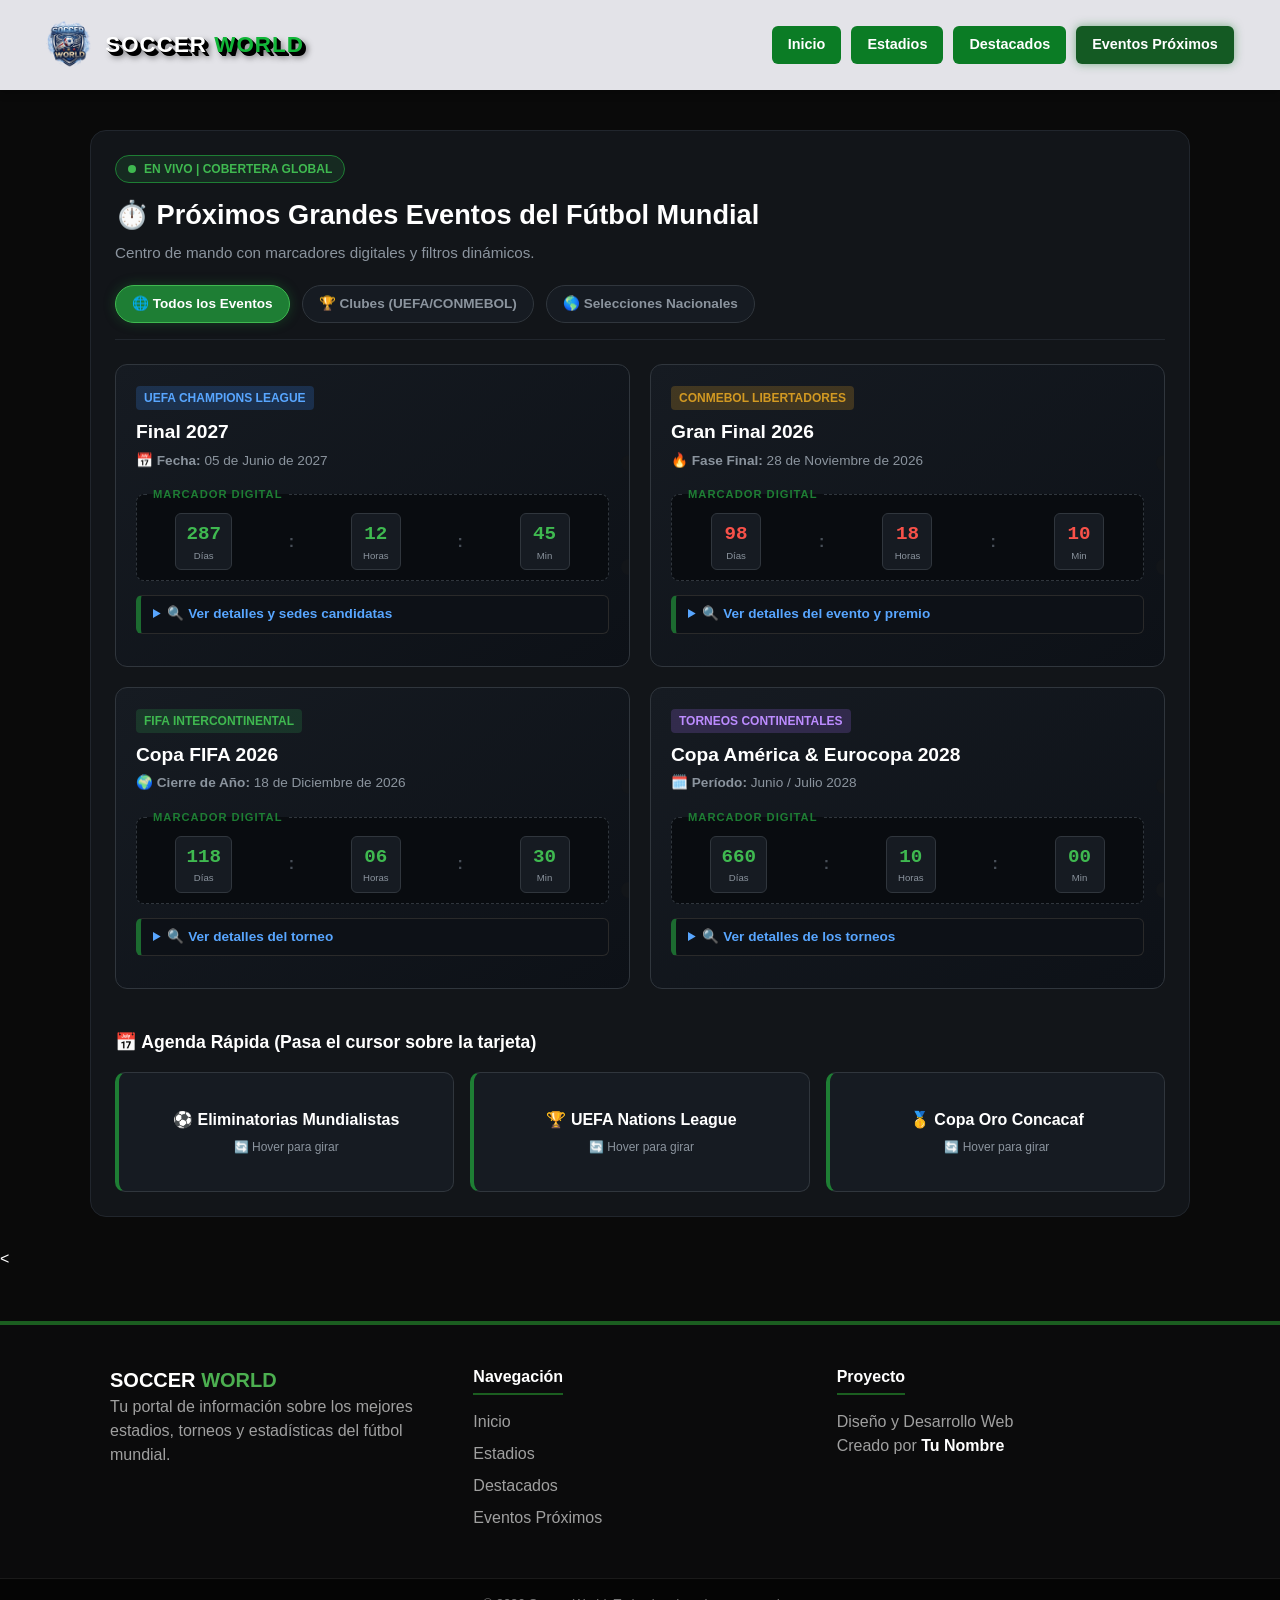
<file: eventos.html>
<!DOCTYPE html>
<html lang="es">
<head>
    <meta charset="UTF-8">
    <meta name="viewport" content="width=device-width, initial-scale=1.0">
    <title>Soccer World - Eventos Próximos</title>
    <link rel="icon" href="Imagenes/soccer_wordl.jfif-removebg-preview.png"> 
    <link rel="stylesheet" href="estilos.css">
</head>
<body>

    <header class="header">
        <div class="container">
            <a href="index.html" class="brand-logo">
               <img src="soccer_wordl.jfif-removebg-preview.png" alt="imglogo" width="45">
               <h1 class="titulo-pagina">SOCCER <span>WORLD</span></h1>
            </a>
            <nav class="navbar">
                <a href="index.html">Inicio</a>
                <a href="Estadios.html">Estadios</a>
                <a href="destacados.html">Destacados</a>
                <a href="eventos.html" class="active">Eventos Próximos</a>
            </nav>
        </div>
    </header>

    <main class="main-content">
        <section id="eventos" class="eventos-container">
            
            <header class="eventos-header">
                <div class="live-pill">
                    <span class="pulse-dot"></span> EN VIVO | COBERTERA GLOBAL
                </div>
                <h2>⏱️ Próximos Grandes Eventos del Fútbol Mundial</h2>
                <p>Centro de mando con marcadores digitales y filtros dinámicos.</p>
            </header>

            <!-- SISTEMA DE FILTROS INTERACTIVOS SIN JAVASCRIPT -->
            <div class="filtro-wrapper">
                <input type="radio" id="cat-todos" name="categoria" checked>
                <input type="radio" id="cat-clubes" name="categoria">
                <input type="radio" id="cat-selecciones" name="categoria">

                <div class="botones-filtro">
                    <label for="cat-todos" class="btn-filtro">🌐 Todos los Eventos</label>
                    <label for="cat-clubes" class="btn-filtro">🏆 Clubes (UEFA/CONMEBOL)</label>
                    <label for="cat-selecciones" class="btn-filtro">🌎 Selecciones Nacionales</label>
                </div>

                <!-- CONTENEDOR DE TARJETAS TICKET 3D -->
                <div class="grid-eventos">

                    <!-- EVENTO 1: CHAMPIONS LEAGUE -->
                    <article class="ticket-card cat-clubes">
                        <div class="ticket-glow"></div>
                        <div class="notch top"></div>
                        <div class="notch bottom"></div>
                        
                        <header class="ticket-header">
                            <span class="badge-torneo uefa">UEFA Champions League</span>
                            <h3>Final 2027</h3>
                            <p class="evento-meta">
                                📅 <strong>Fecha:</strong> <time datetime="2027-06-05">05 de Junio de 2027</time>
                            </p>
                        </header>

                        <fieldset class="countdown-box">
                            <legend>MARCADOR DIGITAL</legend>
                            <div class="timer">
                                <mark><strong>287</strong> <span>Días</span></mark>
                                <span class="colon">:</span>
                                <mark><strong>12</strong> <span>Horas</span></mark>
                                <span class="colon">:</span>
                                <mark><strong>45</strong> <span>Min</span></mark>
                            </div>
                        </fieldset>

                        <details class="evento-detalles">
                            <summary>🔍 Ver detalles y sedes candidatas</summary>
                            <ul>
                                <li><strong>Sedes:</strong> Estadio Metropolitano / Allianz Arena</li>
                                <li><strong>Fase:</strong> Gran Final Torneo 2026-2027</li>
                                <li><strong>Audiencia Estimada:</strong> 450M de espectadores.</li>
                            </ul>
                        </details>
                    </article>

                    <!-- EVENTO 2: LIBERTADORES -->
                    <article class="ticket-card cat-clubes">
                        <div class="ticket-glow"></div>
                        <div class="notch top"></div>
                        <div class="notch bottom"></div>

                        <header class="ticket-header">
                            <span class="badge-torneo conmebol">CONMEBOL Libertadores</span>
                            <h3>Gran Final 2026</h3>
                            <p class="evento-meta">
                                🔥 <strong>Fase Final:</strong> <time datetime="2026-11-28">28 de Noviembre de 2026</time>
                            </p>
                        </header>

                        <fieldset class="countdown-box">
                            <legend>MARCADOR DIGITAL</legend>
                            <div class="timer">
                                <mark class="fire"><strong>98</strong> <span>Días</span></mark>
                                <span class="colon">:</span>
                                <mark class="fire"><strong>18</strong> <span>Horas</span></mark>
                                <span class="colon">:</span>
                                <mark class="fire"><strong>10</strong> <span>Min</span></mark>
                            </div>
                        </fieldset>

                        <details class="evento-detalles">
                            <summary>🔍 Ver detalles del evento y premio</summary>
                            <ul>
                                <li><strong>Sede:</strong> Sede Única Neutra</li>
                                <li><strong>Premio:</strong> Clasificación a la Copa Intercontinental FIFA.</li>
                            </ul>
                        </details>
                    </article>

                    <!-- EVENTO 3: INTERCONTINENTAL -->
                    <article class="ticket-card cat-clubes">
                        <div class="ticket-glow"></div>
                        <div class="notch top"></div>
                        <div class="notch bottom"></div>

                        <header class="ticket-header">
                            <span class="badge-torneo fifa">FIFA Intercontinental</span>
                            <h3>Copa FIFA 2026</h3>
                            <p class="evento-meta">
                                🌍 <strong>Cierre de Año:</strong> <time datetime="2026-12-18">18 de Diciembre de 2026</time>
                            </p>
                        </header>

                        <fieldset class="countdown-box">
                            <legend>MARCADOR DIGITAL</legend>
                            <div class="timer">
                                <mark><strong>118</strong> <span>Días</span></mark>
                                <span class="colon">:</span>
                                <mark><strong>06</strong> <span>Horas</span></mark>
                                <span class="colon">:</span>
                                <mark><strong>30</strong> <span>Min</span></mark>
                            </div>
                        </fieldset>

                        <details class="evento-detalles">
                            <summary>🔍 Ver detalles del torneo</summary>
                            <ul>
                                <li><strong>Participantes:</strong> Campeones de las 6 confederaciones.</li>
                                <li><strong>Formato:</strong> Eliminación directa.</li>
                            </ul>
                        </details>
                    </article>

                    <!-- EVENTO 4: TORNEOS CONTINENTALES -->
                    <article class="ticket-card cat-selecciones">
                        <div class="ticket-glow"></div>
                        <div class="notch top"></div>
                        <div class="notch bottom"></div>

                        <header class="ticket-header">
                            <span class="badge-torneo selecciones">Torneos Continentales</span>
                            <h3>Copa América & Eurocopa 2028</h3>
                            <p class="evento-meta">
                                🗓️ <strong>Período:</strong> <time datetime="2028-06-15">Junio / Julio 2028</time>
                            </p>
                        </header>

                        <fieldset class="countdown-box">
                            <legend>MARCADOR DIGITAL</legend>
                            <div class="timer">
                                <mark><strong>660</strong> <span>Días</span></mark>
                                <span class="colon">:</span>
                                <mark><strong>10</strong> <span>Horas</span></mark>
                                <span class="colon">:</span>
                                <mark><strong>00</strong> <span>Min</span></mark>
                            </div>
                        </fieldset>

                        <details class="evento-detalles">
                            <summary>🔍 Ver detalles de los torneos</summary>
                            <ul>
                                <li><strong>Eurocopa 2028:</strong> Reino Unido e Irlanda.</li>
                                <li><strong>Copa América 2028:</strong> Sede por definir CONMEBOL.</li>
                            </ul>
                        </details>
                    </article>

                </div>
            </div>

            <!-- TARJETAS FLIP CARDS 3D -->
            <aside class="agenda-3d-section">
                <h3>📅 Agenda Rápida (Pasa el cursor sobre la tarjeta)</h3>
                <div class="flip-grid">
                    
                    <div class="flip-card">
                        <div class="flip-card-inner">
                            <div class="flip-card-front">
                                <h4>⚽ Eliminatorias Mundialistas</h4>
                                <span class="flip-hint">🔄 Hover para girar</span>
                            </div>
                            <div class="flip-card-back">
                                <h5>Fechas FIFA 2026-2027</h5>
                                <p>Sigue la clasificación directa en CONMEBOL, UEFA y CONCACAF.</p>
                            </div>
                        </div>
                    </div>

                    <div class="flip-card">
                        <div class="flip-card-inner">
                            <div class="flip-card-front">
                                <h4>🏆 UEFA Nations League</h4>
                                <span class="flip-hint">🔄 Hover para girar</span>
                            </div>
                            <div class="flip-card-back">
                                <h5>Finals - Junio 2027</h5>
                                <p>Los 4 mejores equipos disputarán el título europeo.</p>
                            </div>
                        </div>
                    </div>

                    <div class="flip-card">
                        <div class="flip-card-inner">
                            <div class="flip-card-front">
                                <h4>🥇 Copa Oro Concacaf</h4>
                                <span class="flip-hint">🔄 Hover para girar</span>
                            </div>
                            <div class="flip-card-back">
                                <h5>Junio - Julio 2027</h5>
                                <p>El torneo de selecciones de Norte y Centroamérica.</p>
                            </div>
                        </div>
                    </div>

                </div>
            </aside>

        </section>
    </main>

    < <footer class="pie-pagina">
        <div class="contenido-footer">
        <!-- Columna 1: Marca y descripción -->
           <div class="columna-footer">
              <h3 class="logo-footer">SOCCER <span>WORLD</span></h3>
               <p>Tu portal de información sobre los mejores estadios, torneos y estadísticas del fútbol mundial.</p>
            </div>

        <!-- Columna 2: Enlaces rápidos -->
        <div class="columna-footer">
            <h4>Navegación</h4>
            <ul>
                <li><a href="index.html">Inicio</a></li>
                <li><a href="Estadios.html">Estadios</a></li>
                <li><a href="#destacados">Destacados</a></li>
                <li><a href="#eventos">Eventos Próximos</a></li>
            </ul>
        </div>

        <!-- Columna 3: Información de contacto / Créditos -->
             <div class="columna-footer">
             <h4>Proyecto</h4>
             <p>Diseño y Desarrollo Web</p>
             <p class="autor">Creado por <strong>Tu Nombre</strong></p>
            </div>
       </div>

    <!-- Barra inferior de copyright -->
       <div class="copyright-footer">
         <p>&copy; 2026 Soccer World. Todos los derechos reservados.</p>
       </div>
    </footer>



</body>
</html>
</file>
<file: estilos.css>
body {
    padding-top: 100px;
}
.header {
    position: fixed;
    top: 0;
    left: 0;
    width: 100%;
    background-color: #f1f1f6f1; /* Color de fondo de la barra principal */
    padding: 10px 15px;
    z-index: 1000; /* Asegura que la barra siempre quede encima del contenido */
    box-shadow: 0 2px 9px rgba(0, 0, 0, 0.3);
}

/* 2. Alinear el logo, título y la botonera en una sola línea */
.header div {
    display: flex;
    align-items: center;
    justify-content: space-between;
}

/* 3. Estilos del contenedor de los botones */
.navbar {
    display: flex;
    gap: 10px; /* Espacio uniforme entre botón y botón */
}

/* 4. Estilos de cada botón (cuadrados con bordes redondeados) */
.navbar a {
    color: #ffffff;
    background-color:  #b80101; /* Color verde para los botones */
    padding: 10px 18px;
    text-decoration: none;
    font-weight: bold;
    border-radius: 8px; /* Bordes redondeados */
    transition: background-color 0.3s ease, transform 0.2s ease;
    cursor: pointer;

}

/* 5. Efecto cuando pasas el cursor sobre el botón */
.navbar a:hover {
    background-color: #ec0606; /* Cambia a un verde más claro */
    transform: translateY(-2px); /* Pequeño levante visual al pasar el mouse */
/* Base común para los 3 títulos */
.caja2, 
.cajabundes, 
.titulositalia {
  background: linear-gradient(90deg, #111112 0%, #1a1a1c 100%);
  color: #ffffff;
  font-family: 'Arial Black', Impact, sans-serif;
  font-size: 18px;
  text-transform: uppercase;
  letter-spacing: 1px;
  padding: 12px 20px;
  margin: 30px 0 15px 0;
  border-radius: 6px;
  box-shadow: 0 4px 10px rgba(0, 0, 0, 0.3);
  
  /* Transición fluida para el efecto de movimiento */
  transition: transform 0.25s ease, border-color 0.25s ease;
}

/* Efecto interactivo al pasar el ratón */
.caja2:hover, 
.cajabundes:hover, 
.titulositalia:hover {
  transform: translateX(6px); /* Se desplaza ligeramente a la derecha */
}

/* 1. Estilo para la Liga Española (Borde Rojo/Dorado) */
.caja2 {
  border-left: 6px solid #d32f2f;
}
.caja2:hover {
  border-left-color: #fbc02d;
}

/* 2. Estilo para la Bundesliga (Borde Dorado/Rojo) */
.cajabundes {
  border-left: 6px solid #fbc02d;
}
.cajabundes:hover {
  border-left-color: #d32f2f;
}

/* 3. Estilo para la Serie A Italia (Borde Verde Deportivo) */
.titulositalia {
  border-left: 6px solid #1b5e20;
}
.titulositalia:hover {
  border-left-color: #4caf50;
}
}

      /* Contenedor principal de la plantilla */
      .plantilla-container {
      max-width: 700px;
      font-family: Arial, sans-serif;
      color: #333;
      margin: 90px  auto;
      padding: 10px;
    }

    /* Título de la posición */
    .titulo-posicion {
      font-size: 1.2rem;
      font-weight: bold;
      border-bottom: 1px solid #ccc;
      padding-bottom: 5px;
      margin-top: 25px;
      margin-bottom: 15px;
    }

    /* Grilla de 2 columnas para las tarjetas */
    .grid-jugadores {
      display: grid;
      grid-template-columns: repeat(2, 1fr);
      gap: 15px 25px;
    }

    /* Tarjeta individual del jugador */
    .tarjeta-jugador {
      display: flex;
      align-items: center;
      gap: 12px;
    }

    /* Foto del jugador */
    .foto-jugador {
      width: 50px;
      height: 50px;
      border-radius: 50%;
      object-fit: cover;
      background-color: #f0f0f0;
      border: 1px solid #e0e0e0;
    }

    /* Información básica del jugador */
    .info-jugador {
      display: flex;
      flex-direction: column;
      flex-grow: 1;
    }

    .nombre-dorsal {
      display: flex;
      justify-content: space-between;
      align-items: center;
    }

    .nombre {
      font-weight: bold;
      color: #0056b3;
      font-size: 0.95rem;
      text-decoration: none;
    }

    .nombre:hover {
      text-decoration: underline;
    }

    .dorsal {
      font-weight: bold;
      color: #333;
      font-size: 0.95rem;
      margin-left: 5px;
    }

    .posicion {
      font-size: 0.8rem;
      color: #666;
      margin-top: 2px;
    }
 /*ESTILOS COMPLETOS PARA LA PAGINA DE ESTADIOS*/

.tablaespaña, .estadiosgermany, .estadiositaly {
  border-collapse: separate;
  border-spacing: 0;
  border-radius: 8px 8px 0 0;
  overflow: hidden;
  box-shadow: 0 4px 12px rgba(0, 0, 0, 0.1);
  /* Centrado uniforme para todas las celdas y encabezados de las tablas */
.tablaespaña th,
.estadiosgermany th,
.estadiositaly th,
.tablaespaña td,
.estadiosgermany td,
.estadiositaly td {
  text-align: center;      /* Centra horizontalmente el texto y números */
  vertical-align: middle; /* Centra verticalmente respecto a las imágenes */
}
.tablainglaterra { 
    width: 105%;
    border-collapse: collapse;
}
.tablainglaterra
.tablainglaterra tr,
.tablainglaterra th,
.tablainglaterra td{
    border: 1PX solid black;
   border-collapse: collapse; 
   padding: 0,5 rem;
}


/* Alineación opcional a la izquierda para los nombres de estadios si los prefieres alineados */
.tablaespaña td:nth-child(3),
.estadiosgermany td:nth-child(3),
.estadiositaly td:nth-child(3) {
  text-align: left;
}
}

    
/* 1. Estilizado general para todas las tablas de estadios */
.tablaespaña,
.estadiosgermany,
.estadiositaly {
  width: 100%;
  border-collapse: separate;
  border-spacing: 0;
  margin-top: 15px;
  margin-bottom: 30px;
  border-radius: 10px;
  overflow: hidden;
  box-shadow: 0 4px 12px rgba(0, 0, 0, 0.08);
  background-color: #ffffff;
}

/* 2. Encabezado elegante con estilo deportivo */
.tablaespaña th,
.estadiosgermany th,
.estadiositaly th {
  background-color: #0f922d;
  color: #ede4e4;
  padding: 14px 16px;
  font-weight: 600;
  text-transform: uppercase;
  font-size: 0.85rem;
  letter-spacing: 0.8px;
  border: none;
}

/* 3. Celdas limpias sin bordes toscos */
.tablaespaña td,
.estadiosgermany td,
.estadiositaly td {
  padding: 12px 16px;
  color: #333333;
  border-bottom: 1px solid #f0f0f0;
  vertical-align: middle;
}

/* 4. Efecto dinámico al pasar el cursor (Hover) */
.tablaespaña tr:hover,
.estadiosgermany tr:hover,
.estadiositaly tr:hover {
  background-color: #f4fbf7;
  transition: background-color 0.2s ease;
}

/* 5. Ajuste perfecto para las fotos dentro de la tabla */
.tablaespaña img,
.estadiosgermany img,
.estadiositaly img {
  width: 100px;
  height: 65px;
  object-fit: cover;
  border-radius: 6px;
}
/* Cambia el estilo de la caja de título "Estadios" */
.cajatitulo {
  background-color: #099913; /* Mismo verde oscuro de la tabla */
  color: #ffffff;            /* Texto en blanco para buen contraste */
  border: none;              /* Quita bordes fluorescentes */
  padding: 8px 18px;
  border-radius: 6px;
  font-weight: bold;

}
/* Tarjeta contenedora con la paleta de tu página */
.tarjeta-explorador {
  background-color: #111112;
  color: #ffffff;
  padding: 22px;
  margin: 30px auto;
  max-width: 650px;
  border-radius: 8px;
  border-left: 5px solid #1b5e20; /* Mismo verde de tus tablas */
  box-shadow: 0 4px 10px rgba(0,0,0,0.3);
}

.tarjeta-explorador h3 {
  margin-top: 0;
  color: #ffffff;
}

/* Alineación del formulario */
.grupo-control {
  display: flex;
  gap: 12px;
  margin-top: 15px;
}

/* Menú desplegable oscuro */
.select-estilizado {
  flex: 1;
  padding: 10px;
  border: 1px solid #1b5e20;
  border-radius: 6px;
  background-color: #1a1a1a;
  color: #ffffff;
  font-size: 14px;
  outline: none;
  cursor:pointer;
}

/* Botón con el verde de la tabla */
.btn-ir {
  background-color: #1b5e20;
  color: #ffffff;
  border: none;
  padding: 10px 20px;
  border-radius: 6px;
  font-weight: bold;
  cursor: pointer;
}

.btn-ir:hover {
  background-color: #2e7d32;
}
/* Alineación de logo y título */
.brand-logo {
  display: flex;
  align-items: center;
  gap: 12px;
  text-decoration: none;
}

/* Título con relieve y sombra 3D negra */
.titulo-pagina {
  font-family: 'Arial Black', Impact, sans-serif;
  font-size: 22px;
  font-weight: 900;
  margin: 0;
  margin-left: 2px; /* Ajusta qué tan pegado queda al logo */
  text-transform: uppercase;
  letter-spacing: 1px;
  color: #ffffff;    /* Color frontal del texto */

  /* Efecto 3D en capas utilizando sombras negras */
  text-shadow: 
    1px 1px 0px #000,
    2px 2px 0px #000,
    3px 3px 0px #000,
    4px 4px 0px #000,
    5px 5px 6px rgba(0, 0, 0, 0.7);
}

/* Color en relieve para la palabra WORLD */
.titulo-pagina span {
  color: #4caf50;    /* Verde deportivo de tus tablas */
}
/* Base común para los 3 títulos */
.caja2, 
.cajabundes, 
.titulositalia {
  background: linear-gradient(90deg, #111112 0%, #1a1a1c 100%);
  color: #ffffff;
  font-family: 'Arial Black', Impact, sans-serif;
  font-size: 18px;
  text-transform: uppercase;
  letter-spacing: 1px;
  padding: 12px 20px;
  margin: 30px 0 15px 0;
  border-radius: 6px;
  box-shadow: 0 4px 10px rgba(0, 0, 0, 0.3);
  
  /* Transición fluida para el efecto de movimiento */
  transition: transform 0.25s ease, border-color 0.25s ease;
}

/* Efecto interactivo al pasar el ratón */
.caja2:hover, 
.cajabundes:hover, 
.titulositalia:hover {
  transform: translateX(6px); /* Se desplaza ligeramente a la derecha */
}

/* 1. Estilo para la Liga Española (Borde Rojo/Dorado) */
.caja2 {
  border-left: 6px solid #d32f2f;
}
.caja2:hover {
  border-left-color: #fbc02d;
}

/* 2. Estilo para la Bundesliga (Borde Dorado/Rojo) */
.cajabundes {
  border-left: 6px solid #fbc02d;
}
.cajabundes:hover {
  border-left-color: #d32f2f;
}

/* 3. Estilo para la Serie A Italia (Borde Verde Deportivo) */
.titulositalia {
  border-left: 6px solid #1b5e20;
}
.titulositalia:hover {
  border-left-color: #4caf50;
}
/* Contenedor principal del pie de página */
.pie-pagina {
  background-color: #0b0b0c;
  color: #a0a0a0;
  margin-top: 50px;
  border-top: 4px solid #1b5e20; /* Borde verde césped */
  font-family: Arial, sans-serif;
}

/* Disposición en columnas flexibles */
.contenido-footer {
  max-width: 1100px;
  margin: 0 auto;
  padding: 40px 20px;
  display: flex;
  justify-content: space-between;
  gap: 30px;
  flex-wrap: wrap;
}

.columna-footer {
  flex: 1;
  min-width: 220px;
}

/* Título de la marca */
.logo-footer {
  color: #ffffff;
  font-family: 'Arial Black', Impact, sans-serif;
  font-size: 20px;
  margin-top: 0;
}

.logo-footer span {
  color: #4caf50;
}

/* Títulos de sección */
.columna-footer h4 {
  color: #ffffff;
  font-size: 16px;
  margin-top: 0;
  margin-bottom: 15px;
  border-bottom: 2px solid #1b5e20;
  display: inline-block;
  padding-bottom: 4px;
}

/* Lista de enlaces */
.columna-footer ul {
  list-style: none;
  padding: 0;
  margin: 0;
}

.columna-footer ul li {
  margin-bottom: 8px;
}

.columna-footer a {
  color: #a0a0a0;
  text-decoration: none;
  transition: color 0.2s, padding-left 0.2s;
}

.columna-footer a:hover {
  color: #4caf50;
  padding-left: 4px; /* Efecto de desplazamiento suave */
}

/* Texto de autoría */
.columna-footer .autor strong {
  color: #ffffff;
}

/* Línea de copyright */
.copyright-footer {
  background-color: #050505;
  text-align: center;
  padding: 15px 20px;
  font-size: 13px;
  border-top: 1px solid #1a1a1a;
  color: #777777;
}

.copyright-footer p {
  margin: 0;
}

/* ==========================================================================
   ESTILOS GENERALES Y SECCIÓN INICIO
   ========================================================================== */

/* Contenedor principal de la página de inicio */
#inicio {
  max-width: 1200px;
  margin: 0 auto;
  padding: 30px 20px;
  color: #e0e6ed;
  font-family: 'Segoe UI', Tahoma, Geneva, Verdana, sans-serif;
  background-color: #0d0f12;
}

/* Título Principal */
#inicio h1 {
  font-family: 'Impact', 'Arial Black', sans-serif;
  font-size: 2.5rem;
  text-align: center;
  color: #ffffff;
  text-transform: uppercase;
  letter-spacing: 2px;
  margin-bottom: 35px;
  position: relative;
  text-shadow: 0 2px 10px rgba(0, 0, 0, 0.7);
}

#inicio h1::after {
  content: '';
  display: block;
  width: 120px;
  height: 4px;
  background: linear-gradient(90deg, #1b5e20, #4caf50);
  margin: 12px auto 0;
  border-radius: 2px;
}

/* Secciones individuales */
.seccion-historia {
  margin-bottom: 40px;
}

/* Encabezados de Sección (1, 2, 3, 4) */
#inicio h2 {
  font-size: 1.5rem;
  color: #ffffff;
  background: linear-gradient(90deg, #161a21 0%, #0d0f12 100%);
  padding: 12px 18px;
  border-left: 5px solid #4caf50;
  border-radius: 6px;
  margin-top: 30px;
  margin-bottom: 20px;
  box-shadow: 0 4px 10px rgba(0, 0, 0, 0.3);
}

#inicio h3 {
  font-size: 1.2rem;
  color: #81c784;
  margin-top: 25px;
  margin-bottom: 12px;
  letter-spacing: 0.5px;
}

/* ==========================================================================
   TEXTOS INTRODUCTORIOS ANTES DE LAS TABLAS (CREATIVOS Y DESTACADOS)
   ========================================================================== */

/* Aplica a los párrafos explicativos previos a las tablas */
.seccion-historia > p,
.FIFA {  color: #ffffff !important;
  font-size: 1.05rem;
  line-height: 1.8;
  background: linear-gradient(135deg, rgba(20, 24, 32, 0.95), rgba(27, 94, 32, 0.25));
  border-left: 5px solid #4caf50;
  border-right: 1px solid rgba(76, 175, 80, 0.3);
  padding: 16px 22px;
  border-radius: 8px;
  margin-bottom: 25px;
  box-shadow: 0 8px 20px rgba(0, 0, 0, 0.5), inset 0 1px 0 rgba(255, 255, 255, 0.1);
  backdrop-filter: blur(6px);
  transition: transform 0.3s ease, box-shadow 0.3s ease;}

  .TORNEO { color: #ffffff !important;
  font-size: 1.05rem;
  line-height: 1.8;
  background: linear-gradient(135deg, rgba(20, 24, 32, 0.95), rgba(27, 94, 32, 0.25));
  border-left: 5px solid #4caf50;
  border-right: 1px solid rgba(76, 175, 80, 0.3);
  padding: 16px 22px;
  border-radius: 8px;
  margin-bottom: 25px;
  box-shadow: 0 8px 20px rgba(0, 0, 0, 0.5), inset 0 1px 0 rgba(255, 255, 255, 0.1);
  backdrop-filter: blur(6px);
  transition: transform 0.3s ease, box-shadow 0.3s ease;}

  .CAMPEON{ color: #ffffff !important;
  font-size: 1.05rem;
  line-height: 1.8;
  background: linear-gradient(135deg, rgba(20, 24, 32, 0.95), rgba(27, 94, 32, 0.25));
  border-left: 5px solid #4caf50;
  border-right: 1px solid rgba(76, 175, 80, 0.3);
  padding: 16px 22px;
  border-radius: 8px;
  margin-bottom: 25px;
  box-shadow: 0 8px 20px rgba(0, 0, 0, 0.5), inset 0 1px 0 rgba(255, 255, 255, 0.1);
  backdrop-filter: blur(6px);
  transition: transform 0.3s ease, box-shadow 0.3s ease;}

  .DEL{ color: #ffffff !important;
  font-size: 1.05rem;
  line-height: 1.8;
  background: linear-gradient(135deg, rgba(20, 24, 32, 0.95), rgba(27, 94, 32, 0.25));
  border-left: 5px solid #4caf50;
  border-right: 1px solid rgba(76, 175, 80, 0.3);
  padding: 16px 22px;
  border-radius: 8px;
  margin-bottom: 25px;
  box-shadow: 0 8px 20px rgba(0, 0, 0, 0.5), inset 0 1px 0 rgba(255, 255, 255, 0.1);
  backdrop-filter: blur(6px);
  transition: transform 0.3s ease, box-shadow 0.3s ease;}


.CHAMPIONS {
  color: #ffffff !important;
  font-size: 1.05rem;
  line-height: 1.8;
  background: linear-gradient(135deg, rgba(20, 24, 32, 0.95), rgba(27, 94, 32, 0.25));
  border-left: 5px solid #4caf50;
  border-right: 1px solid rgba(76, 175, 80, 0.3);
  padding: 16px 22px;
  border-radius: 8px;
  margin-bottom: 25px;
  box-shadow: 0 8px 20px rgba(0, 0, 0, 0.5), inset 0 1px 0 rgba(255, 255, 255, 0.1);
  backdrop-filter: blur(6px);
  transition: transform 0.3s ease, box-shadow 0.3s ease;
}
.UEFA {color: #ffffff !important;
  font-size: 1.05rem;
  line-height: 1.8;
  background: linear-gradient(135deg, rgba(20, 24, 32, 0.95), rgba(27, 94, 32, 0.25));
  border-left: 5px solid #4caf50;
  border-right: 1px solid rgba(76, 175, 80, 0.3);
  padding: 16px 22px;
  border-radius: 8px;
  margin-bottom: 25px;
  box-shadow: 0 8px 20px rgba(0, 0, 0, 0.5), inset 0 1px 0 rgba(255, 255, 255, 0.1);
  backdrop-filter: blur(6px);
  transition: transform 0.3s ease, box-shadow 0.3s ease;

}
.FINALES{color: #ffffff !important;
  font-size: 1.05rem;
  line-height: 1.8;
  background: linear-gradient(135deg, rgba(20, 24, 32, 0.95), rgba(27, 94, 32, 0.25));
  border-left: 5px solid #4caf50;
  border-right: 1px solid rgba(76, 175, 80, 0.3);
  padding: 16px 22px;
  border-radius: 8px;
  margin-bottom: 25px;
  box-shadow: 0 8px 20px rgba(0, 0, 0, 0.5), inset 0 1px 0 rgba(255, 255, 255, 0.1);
  backdrop-filter: blur(6px);
  transition: transform 0.3s ease, box-shadow 0.3s ease;
}

.ORO{color: #ffffff !important;
  font-size: 1.05rem;
  line-height: 1.8;
  background: linear-gradient(135deg, rgba(20, 24, 32, 0.95), rgba(27, 94, 32, 0.25));
  border-left: 5px solid #4caf50;
  border-right: 1px solid rgba(76, 175, 80, 0.3);
  padding: 16px 22px;
  border-radius: 8px;
  margin-bottom: 25px;
  box-shadow: 0 8px 20px rgba(0, 0, 0, 0.5), inset 0 1px 0 rgba(255, 255, 255, 0.1);
  backdrop-filter: blur(6px);
  transition: transform 0.3s ease, box-shadow 0.3s ease;
}

.PREMIO{color: #ffffff !important;
  font-size: 1.05rem;
  line-height: 1.8;
  background: linear-gradient(135deg, rgba(20, 24, 32, 0.95), rgba(27, 94, 32, 0.25));
  border-left: 5px solid #4caf50;
  border-right: 1px solid rgba(76, 175, 80, 0.3);
  padding: 16px 22px;
  border-radius: 8px;
  margin-bottom: 25px;
  box-shadow: 0 8px 20px rgba(0, 0, 0, 0.5), inset 0 1px 0 rgba(255, 255, 255, 0.1);
  backdrop-filter: blur(6px);
  transition: transform 0.3s ease, box-shadow 0.3s ease;
}




.seccion-historia > p:hover,
.seccion-historia p.CHAMPIONS:hover {
  transform: translateY(-2px);
  box-shadow: 0 10px 22px rgba(76, 175, 80, 0.2);
}
.CLUB{color: #ffffff !important;
  font-size: 1.05rem;
  line-height: 1.8;
  background: linear-gradient(135deg, rgba(20, 24, 32, 0.95), rgba(27, 94, 32, 0.25));
  border-left: 5px solid #4caf50;
  border-right: 1px solid rgba(76, 175, 80, 0.3);
  padding: 16px 22px;
  border-radius: 8px;
  margin-bottom: 25px;
  box-shadow: 0 8px 20px rgba(0, 0, 0, 0.5), inset 0 1px 0 rgba(255, 255, 255, 0.1);
  backdrop-filter: blur(6px);
  transition: transform 0.3s ease, box-shadow 0.3s ease;
}


.seccion-historia p strong {
  color: #81c784;
}

.seccion-historia p i {
  color: #a5d6a7;
  font-style: italic;
}

/* Divisores de sección */
.divisor-seccion {
  border: 0;
  height: 1px;
  background: linear-gradient(90deg, rgba(27, 94, 32, 0), rgba(76, 175, 80, 0.6), rgba(27, 94, 32, 0));
  margin: 50px 0;
}

/* Listas informativas y de palmarés */
.lista-origenes,
.lista-palmares {
  list-style: none;
  padding-left: 0;
}

.lista-origenes li,
.lista-palmares li {
  background-color: #141820;
  color: #e0e6ed;
  margin-bottom: 10px;
  padding: 12px 16px;
  border-radius: 6px;
  border-left: 3px solid #1b5e20;
  transition: transform 0.2s ease, border-color 0.2s ease;
}
.MARES{ color: #ffffff !important;
  font-size: 1.05rem;
  line-height: 1.8;
  background: linear-gradient(135deg, rgba(20, 24, 32, 0.95), rgba(27, 94, 32, 0.25));
  border-left: 5px solid #4caf50;
  border-right: 1px solid rgba(76, 175, 80, 0.3);
  padding: 16px 22px;
  border-radius: 8px;
  margin-bottom: 25px;
  box-shadow: 0 8px 20px rgba(0, 0, 0, 0.5), inset 0 1px 0 rgba(255, 255, 255, 0.1);
  backdrop-filter: blur(6px);
  transition: transform 0.3s ease, box-shadow 0.3s ease;}
.lista-origenes li:hover,
.lista-palmares li:hover {
  transform: translateX(5px);
  border-left-color: #4caf50;
  background-color: #1a202c;

}


.lista-origenes li:hover,
.lista-palmares li:hover {
  transform: translateX(5px);
  border-left-color: #4caf50;
  background-color: #1a202c;  /* Sombra negra para destacarlo del fondo */
}



.lista-origenes li strong,
.lista-palmares li strong {
  color: #ffffff;
}

/* ==========================================================================
   DISEÑO DE TABLAS HISTÓRICAS Y PALMARÉS
   ========================================================================== */

.tabla-historia {
  width: 100%;
  border-collapse: collapse;
  margin: 25px 0;
  font-size: 0.95rem;
  background-color: #ffffff;
  color: #1e293b;
  border-radius: 10px;
  overflow: hidden;
  box-shadow: 0 6px 16px rgba(0, 0, 0, 0.5);
}

.tabla-historia thead tr {
  background: linear-gradient(135deg, #1b5e20, #2e7d32);
  color: #ffffff;
  text-align: center;
  font-weight: bold;
  text-transform: uppercase;
  letter-spacing: 0.8px;
}

.tabla-historia th,
.tabla-historia td {
  padding: 12px 15px;
}

.tabla-historia tbody tr {
  border-bottom: 1px solid #e2e8f0;
  text-align: center;
  transition: background-color 0.2s ease, color 0.2s ease;
}

.tabla-historia tbody tr:nth-of-type(even) {
  background-color: #f8fafc;
}

.tabla-historia tbody tr:last-of-type {
  border-bottom: 2px solid #1b5e20;
}

.tabla-historia tbody tr:hover {
  background-color: #e2e8f0;
  color: #0f172a;
}


/* ==========================================================================
   GRID Y TARJETAS DE BALÓN DE ORO (TEXTOS CLAROS Y CORREGIDOS)
   ========================================================================== */

   .MERITO{color: #ffffff !important;
  font-size: 1.05rem;
  line-height: 1.8;
  background: linear-gradient(135deg, rgba(20, 24, 32, 0.95), rgba(27, 94, 32, 0.25));
  border-left: 5px solid #4caf50;
  border-right: 1px solid rgba(76, 175, 80, 0.3);
  padding: 16px 22px;
  border-radius: 8px;
  margin-bottom: 25px;
  box-shadow: 0 8px 20px rgba(0, 0, 0, 0.5), inset 0 1px 0 rgba(255, 255, 255, 0.1);
  backdrop-filter: blur(6px);
  transition: transform 0.3s ease, box-shadow 0.3s ease;
}

.contenedor-tarjetas {
  display: grid;
  grid-template-columns: repeat(auto-fit, minmax(320px, 1fr));
  gap: 25px;
  margin-top: 25px;
}

.tarjeta-balondor {
  background-color: #141820;
  border: 1px solid #232d3f;
  border-top: 4px solid #4caf50;
  border-radius: 12px;
  padding: 20px;
  display: flex;
  flex-direction: column;
  justify-content: space-between;
  box-shadow: 0 8px 20px rgba(0, 0, 0, 0.4);
  transition: transform 0.3s ease, box-shadow 0.3s ease;
}

.tarjeta-balondor:hover {
  transform: translateY(-7px);
  box-shadow: 0 12px 25px rgba(76, 175, 80, 0.25);
  border-color: #388e3c;
}

.tarjeta-balondor h4 {
  font-size: 1.15rem;
  color: #ffffff;
  margin: 0 0 15px 0;
  padding-bottom: 10px;
  border-bottom: 1px solid #232d3f;
  text-align: center;
}

.tarjeta-balondor figure {
  margin: 0 0 15px 0;
  text-align: center;
}

.tarjeta-balondor figure img {
  width: 100%;
  max-height: 220px;
  object-fit: cover;
  border-radius: 8px;
  border: 2px solid #2e7d32;
  box-shadow: 0 4px 10px rgba(0, 0, 0, 0.6);
  transition: transform 0.3s ease;
}

.tarjeta-balondor:hover figure img {
  transform: scale(1.02);
}

.tarjeta-balondor figcaption {
  font-size: 0.85rem;
  color: #a0aec0;
  margin-top: 8px;
  font-style: italic;
}

/* Corrección de color clara para los textos de las tarjetas */
.tarjeta-balondor p {
  font-size: 0.95rem;
  line-height: 1.6;
  margin: 0;
  color: #d1d5db !important;
}

.tarjeta-balondor p strong {
  color: #81c784 !important;
}

/* ==========================================================================
   DISEÑO RESPONSIVO (MÓVILES Y TABLETAS)
   ========================================================================== */

@media (max-width: 768px) {
  #inicio h1 {
    font-size: 1.8rem;
  }

  #inicio h2 {
    font-size: 1.2rem;
  }

  .tabla-historia {
    display: block;
    overflow-x: auto;
    white-space: nowrap;
  }

  .contenedor-tarjetas {
    grid-template-columns: 1fr;
  }
}
/* ==========================================================================
   1. BASE MODO OSCURO (CUERPO DE LA PÁGINA)
   ========================================================================== */
:root {
    --verde-grama: #1c6b30;
    --verde-brillante: #00e640;
    --rojo-boton: #b70000;
    --rojo-brillante: #12a930;
    --negro-fondo: #0a0a0a;
    --negro-tarjeta: #141414;
    --gris-borde: #2a2a2a;
    --blanco: #ffffff;
    --texto-secundario: #d1d1d1;
}

* {
    margin: 0;
    padding: 0;
    box-sizing: border-box;
}

body {
    background-color: var(--negro-fondo);
    color: var(--blanco);
    font-family: Arial, Helvetica, sans-serif;
    -webkit-font-smoothing: antialiased;
    -moz-osx-font-smoothing: grayscale;
    line-height: 1.5;
}

.container, .container-seccion {
    width: 95%;
    max-width: 1200px;
    margin: 0 auto;
}

/* ==========================================================================
   3. TÍTULOS Y BANNER PRINCIPAL (CREATIVIDAD EN MODO OSCURO)
   ========================================================================== */
.encabezado-destacado {
    background: linear-gradient(180deg, #181818 0%, var(--negro-tarjeta) 100%);
    border: 2px solid var(--verde-grama);
    border-top: 5px solid var(--rojo-brillante);
    border-radius: 8px;
    padding: 30px 20px;
    text-align: center;
    margin-top: 25px;
    box-shadow: 0 5px 20px rgba(0,0,0,0.9);
}

/* Título estilo chapa de estadio */
.titulo-seccion {
    background-color: var(--verde-grama);
    color: var(--blanco);
    display: inline-block;
    padding: 6px 22px;
    font-family: 'Arial Black', Gadget, sans-serif;
    font-size: 1.2rem;
    letter-spacing: 2px;
    margin-bottom: 15px;
    border-radius: 4px;
    box-shadow: 2px 2px 0px var(--rojo-brillante);
}

.encabezado-destacado h1 {
    font-family: 'Arial Black', Gadget, sans-serif;
    font-size: 1.8rem;
    color: var(--blanco);
    margin-bottom: 10px;
    line-height: 1.3;
}

.encabezado-destacado p {
    color: var(--texto-secundario);
    font-size: 1.05rem;
}

/* Subtítulos de posiciones (Porteros, Defensas, etc.) */
.titulo-posicion {
    font-family: 'Arial Black', Gadget, sans-serif;
    font-size: 1.3rem;
    color: var(--blanco);
    text-transform: uppercase;
    background-color: var(--verde-grama);
    padding: 10px 18px;
    margin: 35px 0 20px 0;
    border-left: 8px solid var(--rojo-brillante);
    border-radius: 3px;
    display: flex;
    align-items: center;
}

/* ==========================================================================
   4. TARJETAS DE JUGADORES (CROMOS DEPORTIVOS)
   ========================================================================== */
.grid-jugadores {
    display: grid;
    grid-template-columns: repeat(auto-fill, minmax(240px, 1fr));
    gap: 18px;
}

.tarjeta-jugador {
    background-color: var(--negro-tarjeta);
    border: 1px solid var(--gris-borde);
    border-radius: 8px;
    padding: 12px;
    display: flex;
    align-items: center;
    gap: 12px;
    transition: transform 0.2s ease, border-color 0.2s ease;
}

.tarjeta-jugador:hover {
    transform: translateY(-4px);
    border-color: var(--rojo-brillante);
}

.foto-jugador {
    width: 65px;
    height: 65px;
    border-radius: 50%;
    object-fit: cover;
    background-color: #222;
    border: 2px solid var(--verde-grama);
}

.info-jugador {
    display: flex;
    flex-direction: column;
    width: 100%;
}

.nombre-dorsal {
    display: flex;
    justify-content: space-between;
    align-items: center;
}

.nombre {
    color: var(--blanco);
    text-decoration: none;
    font-weight: bold;
    font-size: 0.95rem;
}

.nombre:hover {
    color: var(--verde-brillante);
}

.dorsal {
    background-color: var(--rojo-boton);
    color: var(--blanco);
    padding: 2px 6px;
    border-radius: 4px;
    font-family: 'Arial Black', Gadget, sans-serif;
    font-size: 0.85rem;
}

.posicion {
    font-size: 0.8rem;
    color: #a0a0a0;
    margin-top: 4px;
}

/* ==========================================================================
   5. ACORDEONES Y ARTÍCULOS
   ========================================================================== */
.divisor {
    border: 0;
    height: 2px;
    background: linear-gradient(to right, var(--verde-grama), var(--rojo-brillante));
    margin: 40px 0;
}

article h2 {
    font-family: 'Arial Black', Gadget, sans-serif;
    color: var(--verde-brillante);
    font-size: 1.4rem;
    margin-bottom: 15px;
}

article p {
    color: var(--texto-secundario);
    margin-bottom: 15px;
}

details {
    background-color: var(--negro-tarjeta);
    border: 1px solid var(--gris-borde);
    border-left: 5px solid var(--verde-grama);
    margin-bottom: 12px;
    border-radius: 6px;
    padding: 12px 16px;
}

details[open] {
    border-left-color: var(--rojo-brillante);
}

summary {
    cursor: pointer;
    font-weight: bold;
    color: var(--blanco);
    font-size: 1rem;
}

details p, details ul {
    margin-top: 10px;
    color: var(--texto-secundario);
}

figure img {
    border-radius: 6px;
    border: 1px solid var(--gris-borde);
    margin-top: 10px;
}

/* ==========================================================================
   6. SECCIÓN LA GRAN FINAL
   ========================================================================== */
.final-resumen {
    background-color: var(--negro-tarjeta);
    border: 2px solid var(--rojo-brillante);
    border-radius: 10px;
    padding: 30px;
    text-align: center;
}

.final-resumen h2 {
    font-family: 'Arial Black', Gadget, sans-serif;
    color: var(--rojo-brillante);
    font-size: 1.8rem;
    margin-bottom: 15px;
}

.descripcion-final {
    color: var(--blanco);
    font-size: 1.05rem;
    margin-bottom: 20px;
}

.multimedia-final {
    display: flex;
    justify-content: center;
    align-items: center;
    gap: 20px;
    flex-wrap: wrap;
}

figcaption {
    margin-top: 8px;
    color: var(--verde-brillante);
    font-weight: bold;
}




/*Diseños y estilos pagina de eventos proximos*/

/* ==========================================================
   SECCIÓN DE EVENTOS - SOCCER WORLD
   ========================================================== */

/* Contenedor general */
/* RESET BASE */

.titulo-pagina { color: #ffffff; font-size: 1.4rem; font-weight: 800; }
.titulo-pagina span { color: #12b739; }

.navbar { display: flex; gap: 10px; }
.navbar a {
  background-color: #0b7c25;
  color: #ffffff;
  text-decoration: none;
  padding: 8px 16px;
  border-radius: 6px;
  font-weight: 600;
  font-size: 0.9rem;
  transition: all 0.3s ease;
}

.navbar a:hover, .navbar a.active {
  background-color: #145a23;
  box-shadow: 0 0 10px rgba(30, 126, 52, 0.5);
}

/* CONTENEDOR PRINCIPAL */
.eventos-container {
  max-width: 1100px;
  margin: 30px auto;
  padding: 24px;
  background: #121519;
  border-radius: 16px;
  border: 1px solid #21262d;
}

/* 1. PULSE BADGE */
.live-pill {
  display: inline-flex;
  align-items: center;
  gap: 8px;
  background: rgba(46, 164, 79, 0.15);
  border: 1px solid #1e7e34;
  color: #3fb950;
  font-size: 0.75rem;
  font-weight: 800;
  padding: 4px 12px;
  border-radius: 20px;
  margin-bottom: 12px;
}

.pulse-dot {
  width: 8px;
  height: 8px;
  background-color: #3fb950;
  border-radius: 50%;
  animation: pulse-animation 1.5s infinite;
}

@keyframes pulse-animation {
  0% { box-shadow: 0 0 0 0 rgba(63, 185, 80, 0.7); }
  70% { box-shadow: 0 0 0 8px rgba(63, 185, 80, 0); }
  100% { box-shadow: 0 0 0 0 rgba(63, 185, 80, 0); }
}

.eventos-header h2 { font-size: 1.7rem; color: #ffffff; margin-bottom: 6px; }
.eventos-header p { color: #8b949e; font-size: 0.95rem; margin-bottom: 20px; }

/* 2. FILTROS INTERACTIVOS SIN JAVASCRIPT */
.filtro-wrapper input[type="radio"] { display: none; }

.botones-filtro {
  display: flex;
  gap: 12px;
  margin-bottom: 24px;
  border-bottom: 1px solid #21262d;
  padding-bottom: 16px;
}

.btn-filtro {
  background: #161b22;
  border: 1px solid #30363d;
  color: #8b949e;
  padding: 8px 16px;
  border-radius: 20px;
  cursor: pointer;
  font-size: 0.85rem;
  font-weight: 600;
  transition: all 0.3s ease;
}

.btn-filtro:hover { color: #ffffff; border-color: #1e7e34; }

/* Lógica de filtrado CSS */
#cat-todos:checked ~ .botones-filtro label[for="cat-todos"],
#cat-clubes:checked ~ .botones-filtro label[for="cat-clubes"],
#cat-selecciones:checked ~ .botones-filtro label[for="cat-selecciones"] {
  background: #1e7e34;
  color: #ffffff;
  border-color: #3fb950;
  box-shadow: 0 0 12px rgba(30, 126, 52, 0.4);
}

#cat-clubes:checked ~ .grid-eventos .cat-selecciones { display: none; }
#cat-selecciones:checked ~ .grid-eventos .cat-clubes { display: none; }

/* 3. TICKETS 3D CON LUZ HOLOGRÁFICA */
.grid-eventos {
  display: grid;
  grid-template-columns: repeat(auto-fit, minmax(48%, 1fr));
  gap: 20px;
}

.ticket-card {
  background: linear-gradient(145deg, #161b22, #0d1117);
  border: 1px solid #30363d;
  border-radius: 12px;
  padding: 20px;
  position: relative;
  overflow: hidden;
  transition: all 0.3s ease;
}

.ticket-glow {
  position: absolute;
  top: 0; left: -100%;
  width: 100%; height: 100%;
  background: linear-gradient(90deg, transparent, rgba(63, 185, 80, 0.15), transparent);
  transition: 0.5s;
}

.ticket-card:hover .ticket-glow { left: 100%; }

.ticket-card:hover {
  transform: translateY(-5px);
  border-color: #3fb950;
  box-shadow: 0 10px 25px rgba(0, 0, 0, 0.5);
}

.notch {
  width: 16px; height: 16px;
  background-color: #121519;
  border-radius: 50%;
  position: absolute;
  right: -8px;
}
.notch.top { top: 30%; }
.notch.bottom { bottom: 30%; }

.badge-torneo {
  font-size: 0.75rem;
  font-weight: 700;
  padding: 3px 8px;
  border-radius: 4px;
  text-transform: uppercase;
  display: inline-block;
  margin-bottom: 8px;
}
.badge-torneo.uefa { background: rgba(56, 139, 253, 0.2); color: #58a6ff; }
.badge-torneo.conmebol { background: rgba(238, 168, 38, 0.2); color: #d29922; }
.badge-torneo.fifa { background: rgba(46, 164, 79, 0.2); color: #3fb950; }
.badge-torneo.selecciones { background: rgba(163, 113, 247, 0.2); color: #bc8cff; }

.ticket-header h3 { color: #ffffff; font-size: 1.2rem; margin-bottom: 4px; }
.evento-meta { color: #8b949e; font-size: 0.85rem; }

.countdown-box {
  border: 1px dashed #30363d;
  border-radius: 8px;
  background: #090c10;
  padding: 10px;
  margin: 14px 0;
}

.countdown-box legend {
  color: #1e7e34;
  font-size: 0.7rem;
  font-weight: bold;
  padding: 0 6px;
  letter-spacing: 1px;
}

.timer { display: flex; align-items: center; justify-content: space-around; }

.timer mark {
  background: #161b22;
  color: #ffffff;
  padding: 6px 10px;
  border-radius: 6px;
  border: 1px solid #30363d;
  display: flex;
  flex-direction: column;
  align-items: center;
  min-width: 50px;
}

.timer mark strong { font-size: 1.2rem; color: #3fb950; font-family: monospace; }
.timer mark.fire strong { color: #f85149; }
.timer mark span { font-size: 0.6rem; color: #8b949e; }
.timer .colon { font-weight: bold; color: #484f58; }

.evento-detalles { background: #0d1117; padding: 8px 12px; border-radius: 6px; }
.evento-detalles summary { cursor: pointer; color: #58a6ff; font-size: 0.85rem; font-weight: 600; }
.evento-detalles ul { margin: 8px 0 0 16px; color: #c9d1d9; font-size: 0.82rem; }

/* 4. TARJETAS FLIP 3D */
.agenda-3d-section { margin-top: 40px; }
.agenda-3d-section h3 { font-size: 1.1rem; color: #ffffff; margin-bottom: 16px; }

.flip-grid {
  display: grid;
  grid-template-columns: repeat(auto-fit, minmax(280px, 1fr));
  gap: 16px;
}

.flip-card {
  background-color: transparent;
  height: 120px;
  perspective: 1000px;
}

.flip-card-inner {
  position: relative;
  width: 100%; height: 100%;
  text-align: center;
  transition: transform 0.6s;
  transform-style: preserve-3d;
  cursor: pointer;
}

.flip-card:hover .flip-card-inner { transform: rotateY(180deg); }

.flip-card-front, .flip-card-back {
  position: absolute;
  width: 100%; height: 100%;
  -webkit-backface-visibility: hidden;
  backface-visibility: hidden;
  border-radius: 10px;
  padding: 16px;
  display: flex;
  flex-direction: column;
  justify-content: center;
  align-items: center;
  border: 1px solid #30363d;
}

.flip-card-front {
  background: #161b22;
  color: #ffffff;
  border-left: 4px solid #1e7e34;
}

.flip-hint { font-size: 0.75rem; color: #8b949e; margin-top: 6px; }

.flip-card-back {
  background: #1e7e34;
  color: #ffffff;
  transform: rotateY(180deg);
}

.flip-card-back h5 { font-size: 1rem; margin-bottom: 4px; }
.flip-card-back p { font-size: 0.8rem; line-height: 1.3; }

.footer {
  text-align: center;
  padding: 20px;
  color: #8b949e;
  font-size: 0.85rem;
  border-top: 1px solid #21262d;
  margin-top: 40px;
}

/*Estilos seccion destacados*/
</file>
